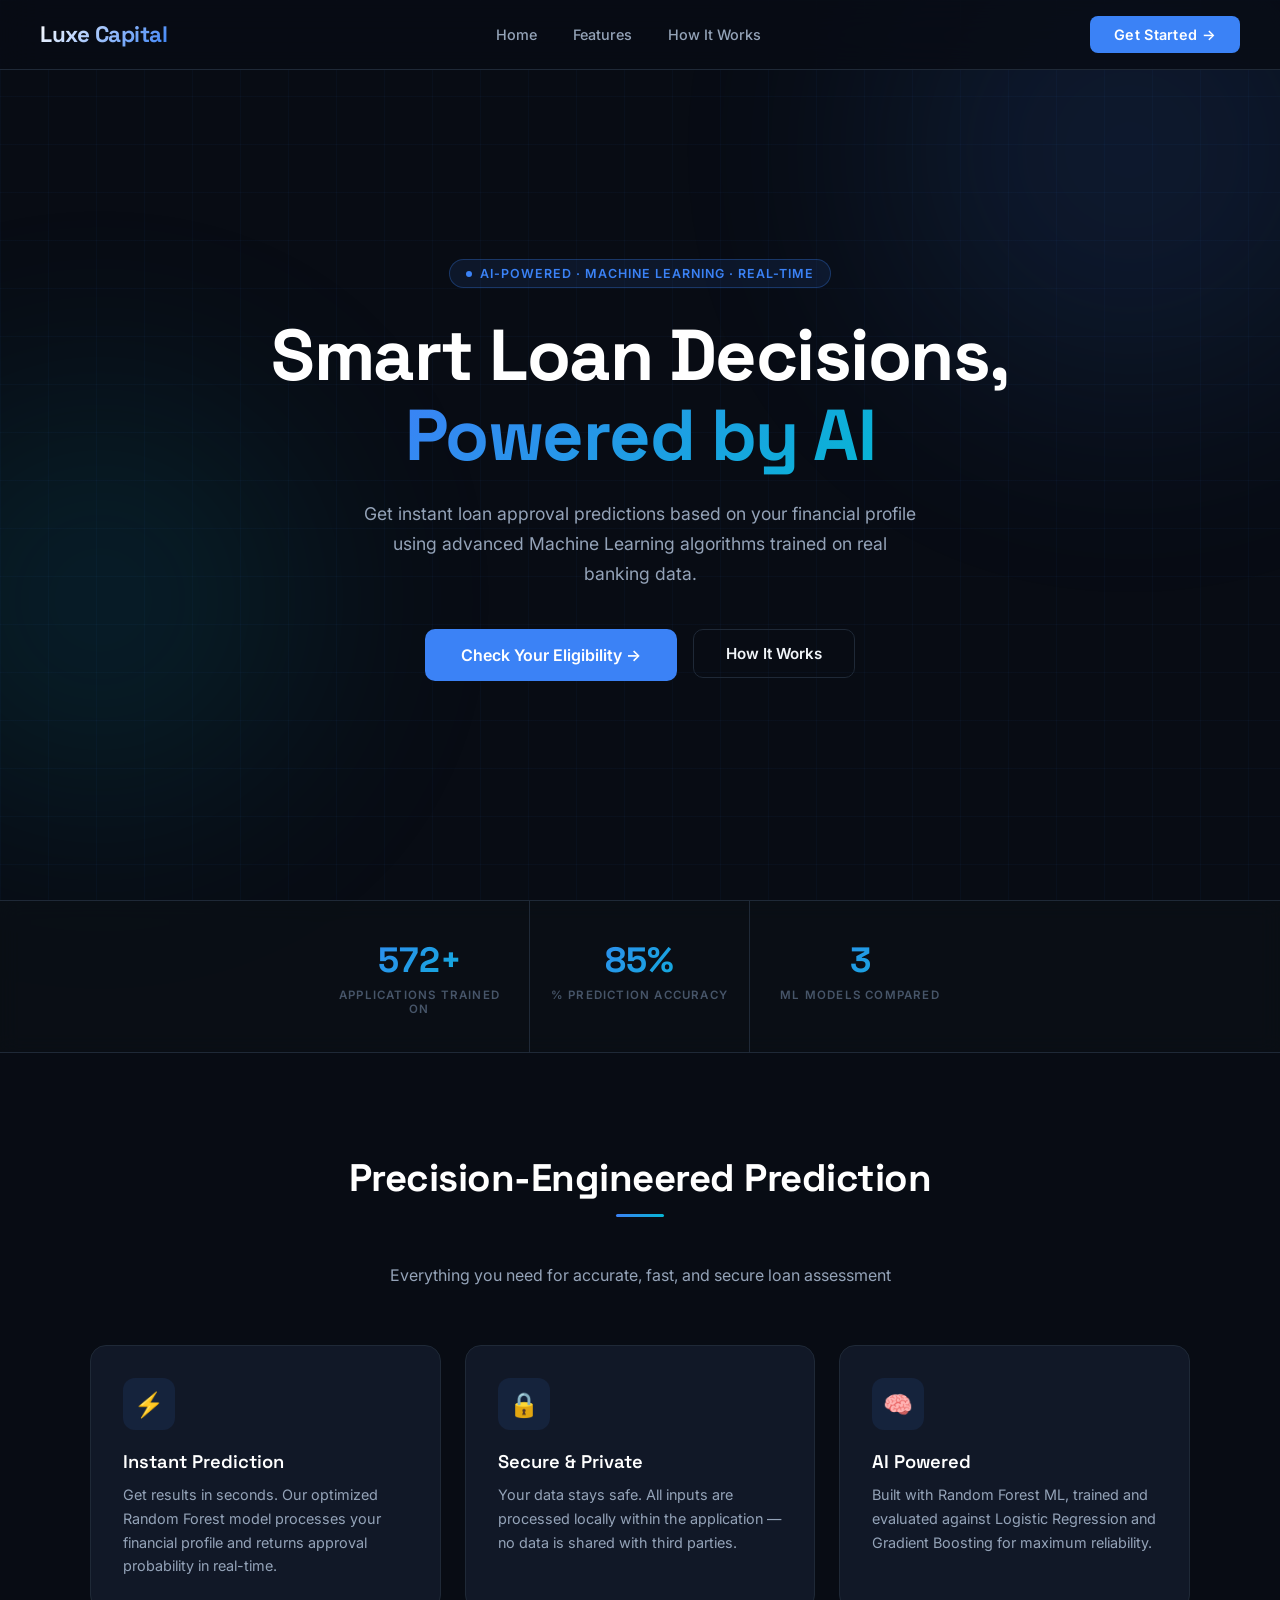
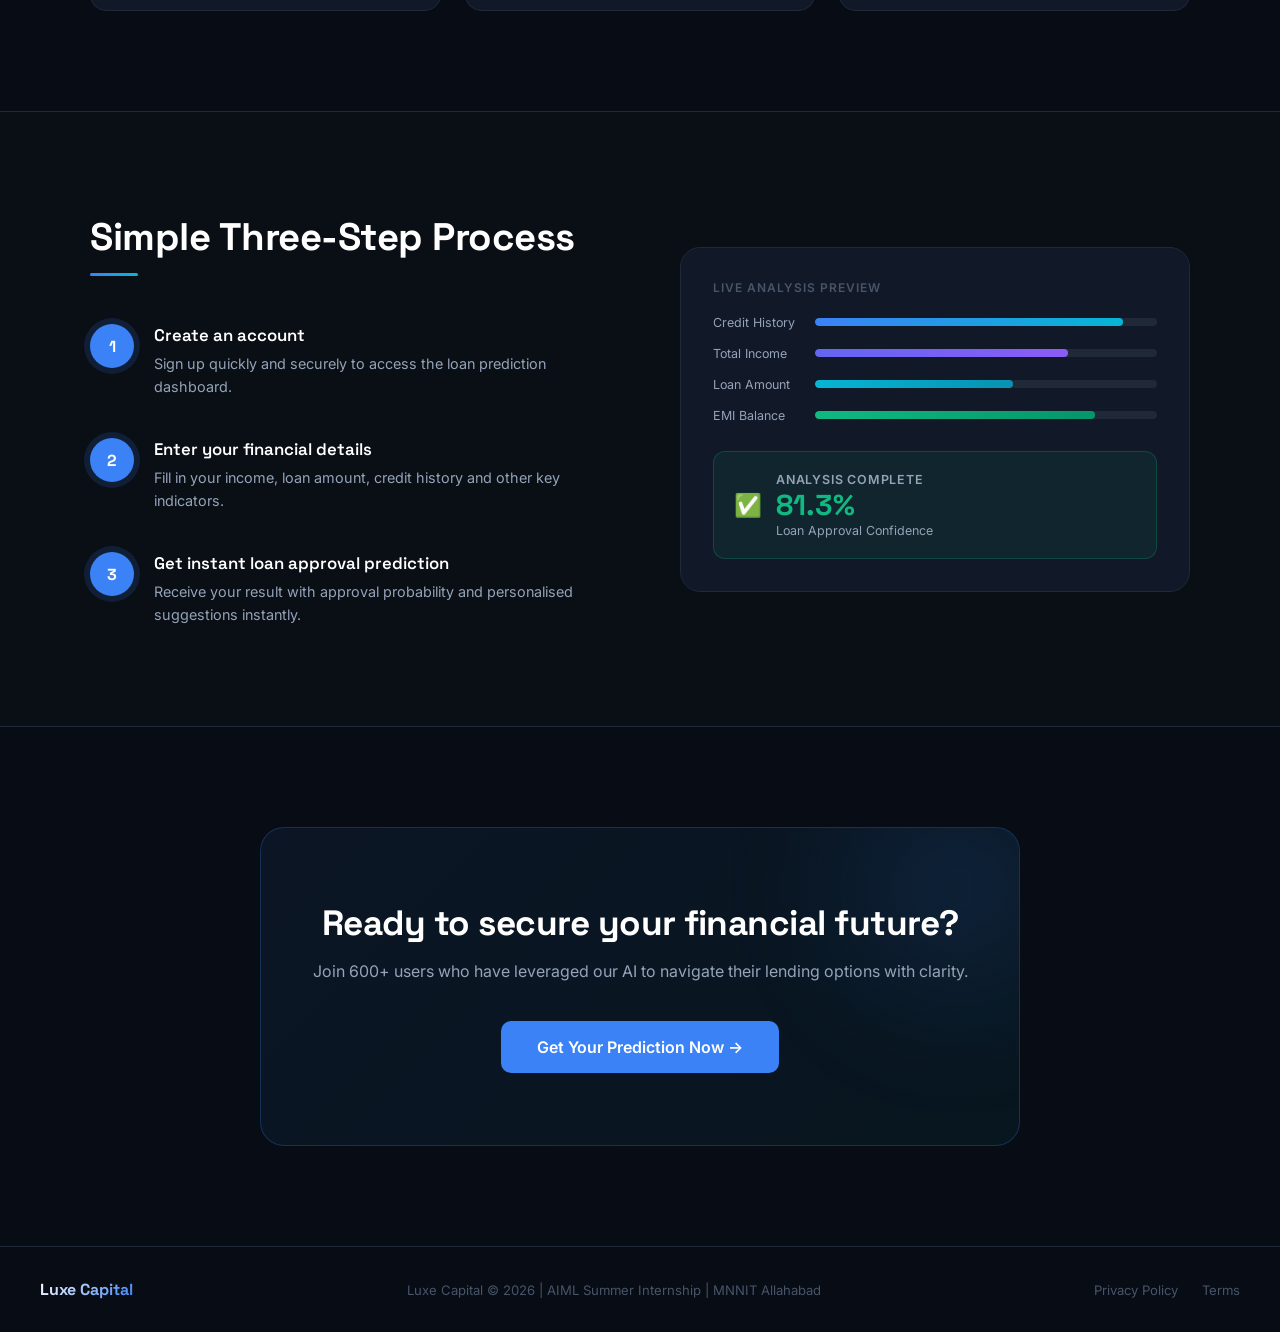
<file: templates/home.html>
<!DOCTYPE html>
<html lang="en">
<head>
<meta charset="utf-8"/>
<meta name="viewport" content="width=device-width, initial-scale=1.0"/>
<title>Luxe Capital | AI-Powered Loan Decisions</title>
<link href="https://fonts.googleapis.com/css2?family=Space+Grotesk:wght@300;400;500;600;700&family=Inter:wght@300;400;500;600;700&display=swap" rel="stylesheet"/>
<style>
:root {
  --bg: #080c14;
  --surface: #0d1117;
  --surface2: #111827;
  --border: #1f2937;
  --blue: #3b82f6;
  --blue-dim: #1d4ed8;
  --cyan: #06b6d4;
  --text: #f1f5f9;
  --text-2: #94a3b8;
  --text-3: #475569;
  --green: #10b981;
}

*, *::before, *::after { box-sizing: border-box; margin: 0; padding: 0; }

html { scroll-behavior: smooth; }

body {
  background: var(--bg);
  color: var(--text);
  font-family: 'Inter', sans-serif;
  overflow-x: hidden;
}

/* ── GRID BG ── */
.grid-bg {
  position: fixed; inset: 0; z-index: 0; pointer-events: none;
  background-image:
    linear-gradient(rgba(59,130,246,0.04) 1px, transparent 1px),
    linear-gradient(90deg, rgba(59,130,246,0.04) 1px, transparent 1px);
  background-size: 48px 48px;
}

.blob {
  position: fixed; border-radius: 50%; filter: blur(120px);
  opacity: 0.12; pointer-events: none; z-index: 0;
  animation: blobFloat 8s ease-in-out infinite;
}
.blob-1 { width: 500px; height: 500px; background: #3b82f6; top: -100px; right: -100px; animation-delay: 0s; }
.blob-2 { width: 400px; height: 400px; background: #06b6d4; bottom: 100px; left: -100px; animation-delay: 3s; }

@keyframes blobFloat {
  0%,100% { transform: translate(0,0) scale(1); }
  50% { transform: translate(20px,-20px) scale(1.05); }
}

/* ── NAVBAR ── */
nav {
  position: fixed; top: 0; left: 0; right: 0; z-index: 100;
  display: flex; align-items: center; justify-content: space-between;
  padding: 0 40px; height: 70px;
  background: rgba(8,12,20,0.8);
  backdrop-filter: blur(20px);
  border-bottom: 1px solid var(--border);
  animation: slideDown 0.6s ease;
}

@keyframes slideDown { from { transform: translateY(-100%); opacity: 0; } to { transform: translateY(0); opacity: 1; } }

.nav-logo {
  font-family: 'Space Grotesk', sans-serif;
  font-size: 1.4rem; font-weight: 700;
  background: linear-gradient(135deg, #fff 0%, var(--blue) 100%);
  -webkit-background-clip: text; -webkit-text-fill-color: transparent;
  letter-spacing: -0.5px;
}

.nav-links { display: flex; gap: 36px; align-items: center; }
.nav-links a {
  color: var(--text-2); text-decoration: none; font-size: 0.9rem;
  font-weight: 500; transition: color 0.2s;
  position: relative;
}
.nav-links a::after {
  content: ''; position: absolute; bottom: -4px; left: 0; right: 0;
  height: 2px; background: var(--blue); transform: scaleX(0);
  transition: transform 0.2s; border-radius: 2px;
}
.nav-links a:hover { color: #fff; }
.nav-links a:hover::after { transform: scaleX(1); }

.btn-primary {
  background: var(--blue); color: #fff; border: none; cursor: pointer;
  padding: 10px 24px; border-radius: 8px;
  font-family: 'Inter', sans-serif; font-size: 0.9rem; font-weight: 600;
  transition: all 0.2s; letter-spacing: 0.3px;
}
.btn-primary:hover { background: var(--blue-dim); transform: translateY(-1px); box-shadow: 0 8px 24px rgba(59,130,246,0.3); }

.btn-outline {
  background: transparent; color: var(--text); border: 1px solid var(--border); cursor: pointer;
  padding: 14px 32px; border-radius: 10px;
  font-family: 'Inter', sans-serif; font-size: 0.95rem; font-weight: 600;
  transition: all 0.2s;
}
.btn-outline:hover { border-color: var(--blue); color: var(--blue); }

/* ── HERO ── */
.hero {
  min-height: 100vh; display: flex; align-items: center; justify-content: center;
  text-align: center; padding: 100px 20px 60px; position: relative; z-index: 1;
}

.hero-badge {
  display: inline-flex; align-items: center; gap: 8px;
  background: rgba(59,130,246,0.1); border: 1px solid rgba(59,130,246,0.3);
  padding: 6px 16px; border-radius: 99px;
  font-size: 0.78rem; font-weight: 600; color: var(--blue);
  letter-spacing: 1px; text-transform: uppercase;
  margin-bottom: 28px;
  animation: fadeUp 0.8s ease 0.2s both;
}

.hero-badge-dot {
  width: 6px; height: 6px; background: var(--blue); border-radius: 50%;
  animation: pulse 2s infinite;
}

@keyframes pulse { 0%,100% { opacity: 1; transform: scale(1); } 50% { opacity: 0.5; transform: scale(1.3); } }

.hero h1 {
  font-family: 'Space Grotesk', sans-serif;
  font-size: clamp(2.4rem, 6vw, 4.5rem);
  font-weight: 700; line-height: 1.1; letter-spacing: -1.5px;
  color: #fff; margin-bottom: 24px;
  animation: fadeUp 0.8s ease 0.3s both;
}

.hero h1 span {
  background: linear-gradient(135deg, var(--blue) 0%, var(--cyan) 100%);
  -webkit-background-clip: text; -webkit-text-fill-color: transparent;
}

.hero p {
  font-size: 1.1rem; color: var(--text-2); line-height: 1.7;
  max-width: 560px; margin: 0 auto 40px;
  animation: fadeUp 0.8s ease 0.4s both;
}

.hero-buttons {
  display: flex; gap: 16px; justify-content: center; flex-wrap: wrap;
  animation: fadeUp 0.8s ease 0.5s both;
}

.btn-hero {
  background: var(--blue); color: #fff; border: none; cursor: pointer;
  padding: 16px 36px; border-radius: 10px;
  font-family: 'Inter', sans-serif; font-size: 1rem; font-weight: 600;
  transition: all 0.2s; text-decoration: none; display: inline-block;
}
.btn-hero:hover { background: var(--blue-dim); transform: translateY(-2px); box-shadow: 0 12px 32px rgba(59,130,246,0.35); }

@keyframes fadeUp { from { opacity: 0; transform: translateY(24px); } to { opacity: 1; transform: translateY(0); } }

/* ── STATS ── */
.stats {
  display: flex; justify-content: center; gap: 0;
  border-top: 1px solid var(--border); border-bottom: 1px solid var(--border);
  position: relative; z-index: 1; background: rgba(13,17,23,0.6);
  backdrop-filter: blur(10px);
}

.stat {
  flex: 1; max-width: 220px; padding: 36px 20px; text-align: center;
  border-right: 1px solid var(--border);
}
.stat:last-child { border-right: none; }

.stat-num {
  font-family: 'Space Grotesk', sans-serif;
  font-size: 2.2rem; font-weight: 700; color: var(--blue);
  margin-bottom: 6px;
  background: linear-gradient(135deg, var(--blue), var(--cyan));
  -webkit-background-clip: text; -webkit-text-fill-color: transparent;
}

.stat-label {
  font-size: 0.72rem; color: var(--text-3); font-weight: 600;
  text-transform: uppercase; letter-spacing: 1.2px;
}

/* ── FEATURES ── */
.section { padding: 100px 40px; position: relative; z-index: 1; }
.section-inner { max-width: 1100px; margin: 0 auto; }

.section-title {
  font-family: 'Space Grotesk', sans-serif;
  font-size: clamp(1.8rem, 3vw, 2.4rem); font-weight: 700;
  color: #fff; text-align: center; margin-bottom: 12px; letter-spacing: -0.5px;
}

.section-sub { color: var(--text-2); text-align: center; margin-bottom: 60px; font-size: 1rem; }

.section-line {
  width: 48px; height: 3px; background: linear-gradient(90deg, var(--blue), var(--cyan));
  margin: 12px auto 48px; border-radius: 2px;
}

.cards-grid { display: grid; grid-template-columns: repeat(auto-fit, minmax(300px, 1fr)); gap: 24px; }

.card {
  background: var(--surface2); border: 1px solid var(--border);
  border-radius: 16px; padding: 32px;
  transition: all 0.3s; position: relative; overflow: hidden;
}

.card::before {
  content: ''; position: absolute; inset: 0; border-radius: 16px;
  background: linear-gradient(135deg, rgba(59,130,246,0.05), transparent);
  opacity: 0; transition: opacity 0.3s;
}

.card:hover { border-color: rgba(59,130,246,0.4); transform: translateY(-4px); box-shadow: 0 20px 48px rgba(0,0,0,0.3); }
.card:hover::before { opacity: 1; }

.card-icon {
  width: 52px; height: 52px; border-radius: 12px;
  background: rgba(59,130,246,0.1); display: flex; align-items: center;
  justify-content: center; font-size: 1.5rem; margin-bottom: 20px;
  transition: background 0.3s;
}

.card:hover .card-icon { background: rgba(59,130,246,0.2); }

.card h3 {
  font-family: 'Space Grotesk', sans-serif;
  font-size: 1.15rem; font-weight: 600; color: #fff; margin-bottom: 10px;
}

.card p { font-size: 0.9rem; color: var(--text-2); line-height: 1.65; }

/* ── HOW IT WORKS ── */
.how-section {
  padding: 100px 40px; background: rgba(13,17,23,0.5);
  border-top: 1px solid var(--border); border-bottom: 1px solid var(--border);
  position: relative; z-index: 1;
}

.steps { display: flex; flex-direction: column; gap: 40px; max-width: 560px; }

.step { display: flex; gap: 20px; align-items: flex-start; }

.step-num {
  flex-shrink: 0; width: 44px; height: 44px; border-radius: 50%;
  background: var(--blue); color: #fff; display: flex;
  align-items: center; justify-content: center;
  font-family: 'Space Grotesk', sans-serif; font-size: 1rem; font-weight: 700;
  box-shadow: 0 0 0 6px rgba(59,130,246,0.15);
}

.step-content h4 {
  font-family: 'Space Grotesk', sans-serif;
  font-size: 1.05rem; font-weight: 600; color: #fff; margin-bottom: 6px;
}

.step-content p { font-size: 0.9rem; color: var(--text-2); line-height: 1.6; }

.how-inner {
  max-width: 1100px; margin: 0 auto;
  display: grid; grid-template-columns: 1fr 1fr; gap: 80px; align-items: center;
}

.how-visual {
  background: var(--surface2); border: 1px solid var(--border);
  border-radius: 20px; padding: 32px; position: relative;
}

.mock-bar { display: flex; align-items: center; gap: 12px; margin-bottom: 16px; }
.mock-bar-label { font-size: 0.78rem; color: var(--text-2); width: 90px; flex-shrink: 0; }
.mock-bar-track { flex: 1; height: 8px; background: var(--border); border-radius: 4px; overflow: hidden; }
.mock-bar-fill { height: 100%; border-radius: 4px; background: linear-gradient(90deg, var(--blue), var(--cyan)); }

.mock-result {
  margin-top: 28px; padding: 20px; background: rgba(16,185,129,0.08);
  border: 1px solid rgba(16,185,129,0.25); border-radius: 12px;
  display: flex; align-items: center; gap: 14px;
}

.mock-result-icon { font-size: 1.4rem; }
.mock-result-label { font-size: 0.78rem; color: var(--text-2); font-weight: 600; text-transform: uppercase; letter-spacing: 0.8px; }
.mock-result-val { font-family: 'Space Grotesk', sans-serif; font-size: 1.8rem; font-weight: 700; color: var(--green); }

/* ── CTA ── */
.cta-section {
  padding: 100px 40px; position: relative; z-index: 1; text-align: center;
}

.cta-box {
  max-width: 760px; margin: 0 auto;
  background: linear-gradient(135deg, rgba(59,130,246,0.08), rgba(6,182,212,0.06));
  border: 1px solid rgba(59,130,246,0.25); border-radius: 24px;
  padding: 72px 48px; position: relative; overflow: hidden;
}

.cta-box::before {
  content: ''; position: absolute; top: -60px; right: -60px;
  width: 240px; height: 240px; background: rgba(59,130,246,0.1);
  border-radius: 50%; filter: blur(60px);
}

.cta-box h2 {
  font-family: 'Space Grotesk', sans-serif;
  font-size: 2.2rem; font-weight: 700; color: #fff;
  margin-bottom: 16px; letter-spacing: -0.5px; position: relative;
}

.cta-box p { color: var(--text-2); margin-bottom: 40px; font-size: 1rem; position: relative; }

/* ── FOOTER ── */
footer {
  border-top: 1px solid var(--border); padding: 32px 40px;
  display: flex; align-items: center; justify-content: space-between;
  flex-wrap: wrap; gap: 16px; position: relative; z-index: 1;
}

.footer-logo {
  font-family: 'Space Grotesk', sans-serif; font-weight: 700; font-size: 1rem;
  background: linear-gradient(135deg, #fff, var(--blue));
  -webkit-background-clip: text; -webkit-text-fill-color: transparent;
}

.footer-copy { font-size: 0.82rem; color: var(--text-3); }

.footer-links { display: flex; gap: 24px; }
.footer-links a { font-size: 0.82rem; color: var(--text-3); text-decoration: none; transition: color 0.2s; }
.footer-links a:hover { color: var(--blue); }

/* ── SCROLL REVEAL ── */
.reveal { opacity: 0; transform: translateY(30px); transition: all 0.7s ease; }
.reveal.visible { opacity: 1; transform: translateY(0); }

/* ── MOBILE ── */
@media (max-width: 768px) {
  nav { padding: 0 20px; }
  .nav-links { display: none; }
  .section { padding: 70px 20px; }
  .how-section { padding: 70px 20px; }
  .how-inner { grid-template-columns: 1fr; gap: 48px; }
  .cta-section { padding: 70px 20px; }
  .cta-box { padding: 48px 24px; }
  .stats { flex-wrap: wrap; }
  .stat { flex: 1 0 45%; border-right: 1px solid var(--border); }
  footer { flex-direction: column; text-align: center; padding: 24px 20px; }
}
</style>
</head>
<body>

<div class="grid-bg"></div>
<div class="blob blob-1"></div>
<div class="blob blob-2"></div>

<!-- NAVBAR -->
<nav>
  <div class="nav-logo">Luxe Capital</div>
  <div class="nav-links">
    <a href="#">Home</a>
    <a href="#features">Features</a>
    <a href="#how">How It Works</a>
  </div>
  <a href="/login"><button class="btn-primary">Get Started →</button></a>
</nav>

<!-- HERO -->
<section class="hero">
  <div>
    <div class="hero-badge">
      <div class="hero-badge-dot"></div>
      AI-Powered · Machine Learning · Real-time
    </div>
    <h1>Smart Loan Decisions,<br/><span>Powered by AI</span></h1>
    <p>Get instant loan approval predictions based on your financial profile using advanced Machine Learning algorithms trained on real banking data.</p>
    <div class="hero-buttons">
      <a href="/login"><button class="btn-hero">Check Your Eligibility →</button></a>
      <a href="#how"><button class="btn-outline">How It Works</button></a>
    </div>
  </div>
</section>

<!-- STATS -->
<div class="stats">
  <div class="stat">
    <div class="stat-num" data-target="614">0</div>
    <div class="stat-label">Applications Trained On</div>
  </div>
  <div class="stat">
    <div class="stat-num" data-target="85">0</div>
    <div class="stat-label">% Prediction Accuracy</div>
  </div>
  <div class="stat">
    <div class="stat-num" data-target="3">0</div>
    <div class="stat-label">ML Models Compared</div>
  </div>
</div>

<!-- FEATURES -->
<section class="section" id="features">
  <div class="section-inner">
    <div class="reveal">
      <div class="section-title">Precision-Engineered Prediction</div>
      <div class="section-line"></div>
      <div class="section-sub">Everything you need for accurate, fast, and secure loan assessment</div>
    </div>
    <div class="cards-grid reveal">
      <div class="card">
        <div class="card-icon">⚡</div>
        <h3>Instant Prediction</h3>
        <p>Get results in seconds. Our optimized Random Forest model processes your financial profile and returns approval probability in real-time.</p>
      </div>
      <div class="card">
        <div class="card-icon">🔒</div>
        <h3>Secure & Private</h3>
        <p>Your data stays safe. All inputs are processed locally within the application — no data is shared with third parties.</p>
      </div>
      <div class="card">
        <div class="card-icon">🧠</div>
        <h3>AI Powered</h3>
        <p>Built with Random Forest ML, trained and evaluated against Logistic Regression and Gradient Boosting for maximum reliability.</p>
      </div>
    </div>
  </div>
</section>

<!-- HOW IT WORKS -->
<section class="how-section" id="how">
  <div class="how-inner">
    <div class="reveal">
      <div class="section-title" style="text-align:left;">Simple Three-Step Process</div>
      <div class="section-line" style="margin-left:0;"></div>
      <div class="steps">
        <div class="step">
          <div class="step-num">1</div>
          <div class="step-content">
            <h4>Create an account</h4>
            <p>Sign up quickly and securely to access the loan prediction dashboard.</p>
          </div>
        </div>
        <div class="step">
          <div class="step-num">2</div>
          <div class="step-content">
            <h4>Enter your financial details</h4>
            <p>Fill in your income, loan amount, credit history and other key indicators.</p>
          </div>
        </div>
        <div class="step">
          <div class="step-num">3</div>
          <div class="step-content">
            <h4>Get instant loan approval prediction</h4>
            <p>Receive your result with approval probability and personalised suggestions instantly.</p>
          </div>
        </div>
      </div>
    </div>
    <div class="how-visual reveal">
      <div style="font-size:0.75rem;color:var(--text-3);font-weight:600;text-transform:uppercase;letter-spacing:1px;margin-bottom:20px;">Live Analysis Preview</div>
      <div class="mock-bar">
        <div class="mock-bar-label">Credit History</div>
        <div class="mock-bar-track"><div class="mock-bar-fill" style="width:90%;"></div></div>
      </div>
      <div class="mock-bar">
        <div class="mock-bar-label">Total Income</div>
        <div class="mock-bar-track"><div class="mock-bar-fill" style="width:74%;background:linear-gradient(90deg,#6366f1,#8b5cf6);"></div></div>
      </div>
      <div class="mock-bar">
        <div class="mock-bar-label">Loan Amount</div>
        <div class="mock-bar-track"><div class="mock-bar-fill" style="width:58%;background:linear-gradient(90deg,#06b6d4,#0891b2);"></div></div>
      </div>
      <div class="mock-bar">
        <div class="mock-bar-label">EMI Balance</div>
        <div class="mock-bar-track"><div class="mock-bar-fill" style="width:82%;background:linear-gradient(90deg,#10b981,#059669);"></div></div>
      </div>
      <div class="mock-result">
        <div class="mock-result-icon">✅</div>
        <div>
          <div class="mock-result-label">Analysis Complete</div>
          <div class="mock-result-val">81.3%</div>
          <div style="font-size:0.78rem;color:var(--text-2);">Loan Approval Confidence</div>
        </div>
      </div>
    </div>
  </div>
</section>

<!-- CTA -->
<section class="cta-section">
  <div class="cta-box reveal">
    <h2>Ready to secure your financial future?</h2>
    <p>Join 600+ users who have leveraged our AI to navigate their lending options with clarity.</p>
    <a href="/login"><button class="btn-hero">Get Your Prediction Now →</button></a>
  </div>
</section>

<!-- FOOTER -->
<footer>
  <div class="footer-logo">Luxe Capital</div>
  <div class="footer-copy">Luxe Capital © 2026 | AIML Summer Internship | MNNIT Allahabad</div>
  <div class="footer-links">
    <a href="#">Privacy Policy</a>
    <a href="#">Terms</a>
  </div>
</footer>

<script>
// Counter animation
function animateCounter(el) {
  const target = parseInt(el.dataset.target);
  const suffix = el.textContent.includes('%') ? '%' : el.textContent.includes('+') ? '+' : '';
  let current = 0;
  const step = Math.ceil(target / 60);
  const timer = setInterval(() => {
    current = Math.min(current + step, target);
    el.textContent = current + (target >= 100 ? '+' : target === 3 ? '' : '%');
    if (current >= target) clearInterval(timer);
  }, 20);
}

// Stats counter trigger
const statNums = document.querySelectorAll('.stat-num');
const statsObs = new IntersectionObserver((entries) => {
  entries.forEach(e => { if(e.isIntersecting) { animateCounter(e.target); statsObs.unobserve(e.target); } });
}, { threshold: 0.5 });
statNums.forEach(el => statsObs.observe(el));

// Scroll reveal
const reveals = document.querySelectorAll('.reveal');
const revealObs = new IntersectionObserver((entries) => {
  entries.forEach(e => { if(e.isIntersecting) { e.target.classList.add('visible'); } });
}, { threshold: 0.1 });
reveals.forEach(el => revealObs.observe(el));

// Navbar scroll effect
window.addEventListener('scroll', () => {
  const nav = document.querySelector('nav');
  nav.style.background = window.scrollY > 50 ? 'rgba(8,12,20,0.97)' : 'rgba(8,12,20,0.8)';
});
</script>
</body>
</html>
</file>
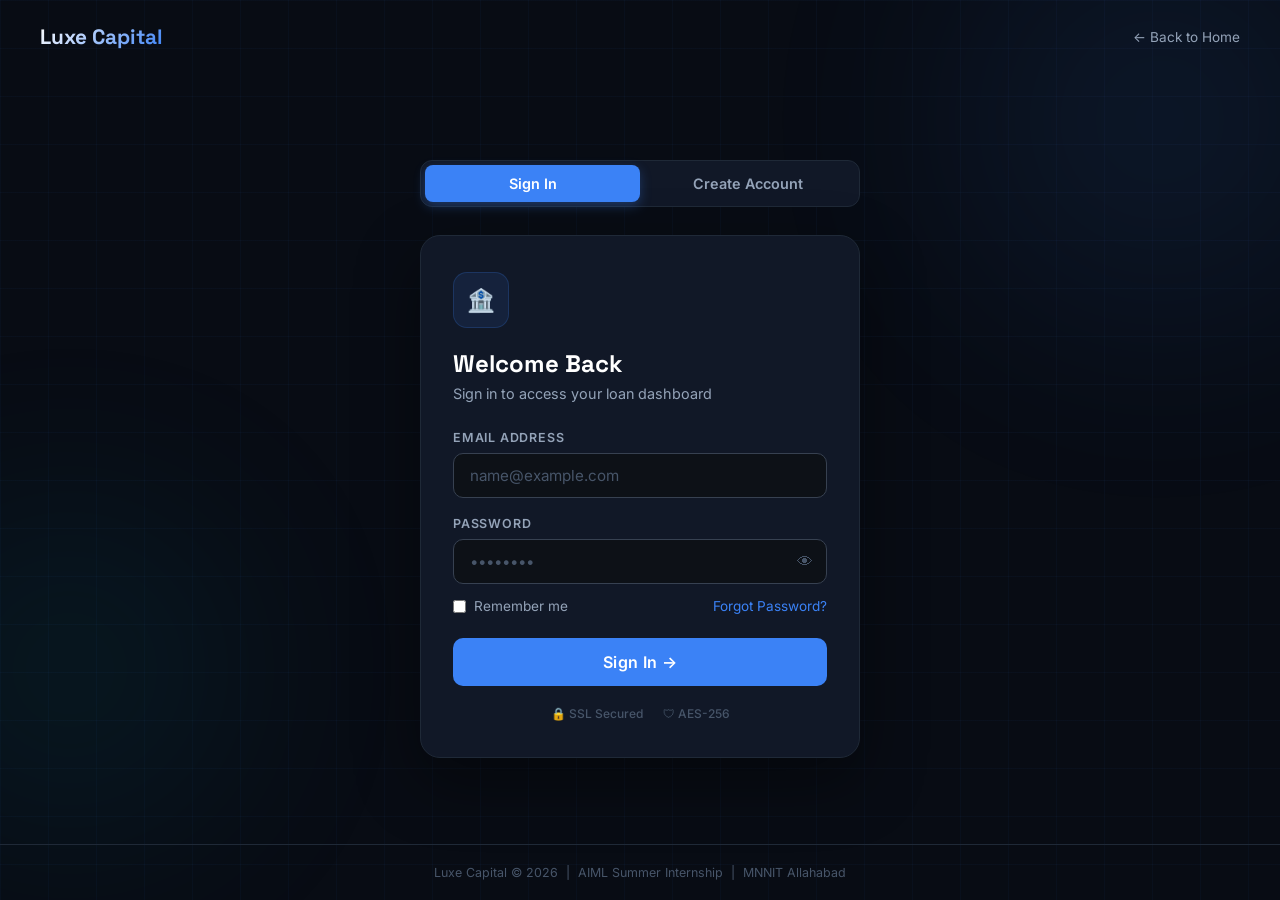
<file: templates/login.html>
<!DOCTYPE html>
<html lang="en">
<head>
<meta charset="utf-8"/>
<meta name="viewport" content="width=device-width, initial-scale=1.0"/>
<title>Luxe Capital | Sign In</title>
<link href="https://fonts.googleapis.com/css2?family=Space+Grotesk:wght@300;400;500;600;700&family=Inter:wght@300;400;500;600;700&display=swap" rel="stylesheet"/>
<style>
:root {
  --bg: #080c14;
  --surface: #0d1117;
  --surface2: #111827;
  --border: #1f2937;
  --border2: #374151;
  --blue: #3b82f6;
  --blue-dim: #1d4ed8;
  --cyan: #06b6d4;
  --text: #f1f5f9;
  --text-2: #94a3b8;
  --text-3: #475569;
  --error: #ef4444;
  --green: #10b981;
}

*, *::before, *::after { box-sizing: border-box; margin: 0; padding: 0; }

body {
  background: var(--bg); color: var(--text);
  font-family: 'Inter', sans-serif;
  min-height: 100vh; display: flex; flex-direction: column;
}

/* ── GRID BG ── */
.grid-bg {
  position: fixed; inset: 0; z-index: 0; pointer-events: none;
  background-image:
    linear-gradient(rgba(59,130,246,0.04) 1px, transparent 1px),
    linear-gradient(90deg, rgba(59,130,246,0.04) 1px, transparent 1px);
  background-size: 48px 48px;
}

.blob {
  position: fixed; border-radius: 50%; filter: blur(120px);
  opacity: 0.1; pointer-events: none; z-index: 0;
}
.blob-1 { width: 400px; height: 400px; background: #3b82f6; top: -80px; right: -80px; }
.blob-2 { width: 300px; height: 300px; background: #06b6d4; bottom: 80px; left: -80px; }

/* ── HEADER ── */
header {
  padding: 24px 40px; position: relative; z-index: 10;
  display: flex; align-items: center; justify-content: space-between;
}

.logo {
  font-family: 'Space Grotesk', sans-serif; font-size: 1.3rem; font-weight: 700;
  background: linear-gradient(135deg, #fff 0%, var(--blue) 100%);
  -webkit-background-clip: text; -webkit-text-fill-color: transparent;
  text-decoration: none;
}

.back-link {
  font-size: 0.85rem; color: var(--text-2); text-decoration: none;
  display: flex; align-items: center; gap: 6px; transition: color 0.2s;
}
.back-link:hover { color: var(--blue); }

/* ── MAIN ── */
main {
  flex: 1; display: flex; align-items: center; justify-content: center;
  padding: 20px; position: relative; z-index: 1;
}

.auth-wrapper {
  width: 100%; max-width: 440px;
  animation: fadeUp 0.5s ease;
}

@keyframes fadeUp { from { opacity: 0; transform: translateY(20px); } to { opacity: 1; transform: translateY(0); } }

/* ── TOGGLE TABS ── */
.tabs {
  display: flex; background: var(--surface2); border: 1px solid var(--border);
  border-radius: 12px; padding: 4px; margin-bottom: 28px;
}

.tab {
  flex: 1; padding: 10px; border-radius: 8px; border: none;
  background: transparent; color: var(--text-2); font-family: 'Inter', sans-serif;
  font-size: 0.9rem; font-weight: 600; cursor: pointer; transition: all 0.2s;
}

.tab.active {
  background: var(--blue); color: #fff;
  box-shadow: 0 4px 12px rgba(59,130,246,0.3);
}

/* ── CARD ── */
.auth-card {
  background: var(--surface2); border: 1px solid var(--border);
  border-radius: 20px; padding: 36px 32px;
  box-shadow: 0 24px 64px rgba(0,0,0,0.4);
}

/* ── ICON ── */
.card-icon {
  width: 56px; height: 56px; border-radius: 14px;
  background: rgba(59,130,246,0.1); border: 1px solid rgba(59,130,246,0.2);
  display: flex; align-items: center; justify-content: center;
  font-size: 1.4rem; margin-bottom: 20px;
}

.card-title {
  font-family: 'Space Grotesk', sans-serif;
  font-size: 1.5rem; font-weight: 700; color: #fff; margin-bottom: 6px;
}

.card-sub { font-size: 0.9rem; color: var(--text-2); margin-bottom: 28px; }

/* ── FORM ── */
.form-group { margin-bottom: 18px; }

label {
  display: block; font-size: 0.78rem; font-weight: 600;
  color: var(--text-2); text-transform: uppercase; letter-spacing: 0.8px;
  margin-bottom: 8px;
}

.input-wrap { position: relative; }

input[type="text"],
input[type="email"],
input[type="password"] {
  width: 100%; background: var(--surface);
  border: 1px solid var(--border2); border-radius: 10px;
  color: var(--text); font-family: 'Inter', sans-serif;
  font-size: 0.95rem; padding: 12px 16px;
  outline: none; transition: border-color 0.2s, box-shadow 0.2s;
}

input:focus {
  border-color: var(--blue);
  box-shadow: 0 0 0 3px rgba(59,130,246,0.12);
}

input::placeholder { color: var(--text-3); }

.toggle-pw {
  position: absolute; right: 14px; top: 50%; transform: translateY(-50%);
  background: none; border: none; cursor: pointer;
  color: var(--text-3); font-size: 1rem; transition: color 0.2s;
}
.toggle-pw:hover { color: var(--text-2); }

/* ── EXTRAS ── */
.form-row {
  display: flex; align-items: center; justify-content: space-between;
  margin-bottom: 24px; margin-top: -4px;
}

.checkbox-wrap { display: flex; align-items: center; gap: 8px; }
.checkbox-wrap input { width: auto; }
.checkbox-wrap label {
  font-size: 0.85rem; color: var(--text-2);
  text-transform: none; letter-spacing: 0; font-weight: 400; margin-bottom: 0;
}

.forgot { font-size: 0.85rem; color: var(--blue); text-decoration: none; }
.forgot:hover { text-decoration: underline; }

/* ── SUBMIT BTN ── */
.btn-submit {
  width: 100%; background: var(--blue); color: #fff; border: none;
  border-radius: 10px; padding: 14px; cursor: pointer;
  font-family: 'Inter', sans-serif; font-size: 1rem; font-weight: 600;
  transition: all 0.2s; letter-spacing: 0.3px;
  display: flex; align-items: center; justify-content: center; gap: 8px;
}
.btn-submit:hover { background: var(--blue-dim); transform: translateY(-1px); box-shadow: 0 8px 24px rgba(59,130,246,0.3); }
.btn-submit:active { transform: translateY(0); }

/* ── DIVIDER ── */
.divider {
  display: flex; align-items: center; gap: 12px; margin: 20px 0;
}
.divider-line { flex: 1; height: 1px; background: var(--border); }
.divider span { font-size: 0.78rem; color: var(--text-3); }

/* ── SECURITY BADGES ── */
.security-row {
  display: flex; justify-content: center; gap: 20px; margin-top: 20px;
}
.badge {
  display: flex; align-items: center; gap: 6px;
  font-size: 0.75rem; color: var(--text-3); font-weight: 500;
}

/* ── FOOTER ── */
footer {
  text-align: center; padding: 20px;
  font-size: 0.78rem; color: var(--text-3);
  border-top: 1px solid var(--border);
  position: relative; z-index: 1;
}

/* ── PANEL VISIBILITY ── */
.panel { display: none; }
.panel.active { display: block; }

/* ── MOBILE ── */
@media (max-width: 480px) {
  header { padding: 20px; }
  .auth-card { padding: 28px 20px; }
}
</style>
</head>
<body>

<div class="grid-bg"></div>
<div class="blob blob-1"></div>
<div class="blob blob-2"></div>

<header>
  <a href="/" class="logo">Luxe Capital</a>
  <a href="/" class="back-link">← Back to Home</a>
</header>

<main>
  <div class="auth-wrapper">

    <!-- TABS -->
    <div class="tabs">
      <button class="tab active" onclick="switchTab('login')">Sign In</button>
      <button class="tab" onclick="switchTab('signup')">Create Account</button>
    </div>

    <div class="auth-card">

      <!-- LOGIN PANEL -->
      <div class="panel active" id="panel-login">
        <div class="card-icon">🏦</div>
        <div class="card-title">Welcome Back</div>
        <div class="card-sub">Sign in to access your loan dashboard</div>

        <form onsubmit="handleLogin(event);">
          <div class="form-group">
            <label>Email Address</label>
            <input type="email" placeholder="name@example.com" autocomplete="email"/>
          </div>
          <div class="form-group">
            <label>Password</label>
            <div class="input-wrap">
              <input type="password" id="login-pw" placeholder="••••••••"/>
              <button type="button" class="toggle-pw" onclick="togglePw('login-pw', this)">👁</button>
            </div>
          </div>
          <div class="form-row">
            <div class="checkbox-wrap">
              <input type="checkbox" id="remember"/>
              <label for="remember">Remember me</label>
            </div>
            <a href="#" class="forgot">Forgot Password?</a>
          </div>
          <button type="submit" class="btn-submit">Sign In →</button>
        </form>

        <div class="security-row">
          <div class="badge">🔒 SSL Secured</div>
          <div class="badge">🛡 AES-256</div>
        </div>
      </div>

      <!-- SIGNUP PANEL -->
      <div class="panel" id="panel-signup">
        <div class="card-icon">✨</div>
        <div class="card-title">Create Account</div>
        <div class="card-sub">Start predicting loan approvals instantly</div>

        <form onsubmit="handleSignup(event);">
          <div class="form-group">
            <label>Full Name</label>
            <input type="text" placeholder="Your full name"/>
          </div>
          <div class="form-group">
            <label>Email Address</label>
            <input type="email" placeholder="name@example.com"/>
          </div>
          <div class="form-group">
            <label>Password</label>
            <div class="input-wrap">
              <input type="password" id="signup-pw" placeholder="Min. 8 characters"/>
              <button type="button" class="toggle-pw" onclick="togglePw('signup-pw', this)">👁</button>
            </div>
          </div>
          <div class="form-group">
            <label>Confirm Password</label>
            <input type="password" placeholder="Re-enter password"/>
          </div>
          <button type="submit" class="btn-submit">Create Account →</button>
        </form>

        <div class="security-row">
          <div class="badge">🔒 SSL Secured</div>
          <div class="badge">🛡 AES-256</div>
        </div>
      </div>

    </div><!-- /auth-card -->
  </div><!-- /auth-wrapper -->
</main>

<footer>
  Luxe Capital © 2026 &nbsp;|&nbsp; AIML Summer Internship &nbsp;|&nbsp; MNNIT Allahabad
</footer>

<script>
function switchTab(mode) {
  document.querySelectorAll('.tab').forEach((t,i) => {
    t.classList.toggle('active', (i===0 && mode==='login') || (i===1 && mode==='signup'));
  });
  document.getElementById('panel-login').classList.toggle('active', mode==='login');
  document.getElementById('panel-signup').classList.toggle('active', mode==='signup');
  clearAllErrors();
}

function togglePw(id, btn) {
  const input = document.getElementById(id);
  if (input.type === 'password') {
    input.type = 'text'; btn.textContent = '🙈';
  } else {
    input.type = 'password'; btn.textContent = '👁';
  }
}

function showErr(input, msg) {
  clearErr(input);
  input.style.borderBottom = '2px solid #ef4444';
  const err = document.createElement('div');
  err.className = '__err';
  err.style.cssText = 'color:#ef4444;font-size:0.78rem;margin-top:5px;';
  err.textContent = msg;
  input.parentNode.appendChild(err);
}

function clearErr(input) {
  input.style.borderBottom = '';
  const e = input.parentNode.querySelector('.__err');
  if (e) e.remove();
}

function clearAllErrors() {
  document.querySelectorAll('.__err').forEach(e => e.remove());
  document.querySelectorAll('input').forEach(i => i.style.borderBottom = '');
}

function isValidEmail(email) {
  return /^[^\s@]+@[^\s@]+\.[^\s@]+$/.test(email);
}

function handleLogin(e) {
  e.preventDefault();
  const email = document.querySelector('#panel-login input[type="email"]');
  const password = document.querySelector('#panel-login input[type="password"], #panel-login #login-pw');
  let valid = true;

  clearErr(email); clearErr(password);

  if (!email.value.trim()) {
    showErr(email, '⚠ Email address required'); valid = false;
  } else if (!isValidEmail(email.value.trim())) {
    showErr(email, '⚠ Enter a valid email address'); valid = false;
  }

  if (!password.value.trim()) {
    showErr(password, '⚠ Password required'); valid = false;
  } else if (password.value.length < 6) {
    showErr(password, '⚠ Password must be at least 6 characters'); valid = false;
  }

  if (valid) window.location.href = '/predict-form';
}

function handleSignup(e) {
  e.preventDefault();
  const name     = document.querySelector('#panel-signup input[type="text"]');
  const email    = document.querySelector('#panel-signup input[type="email"]');
  const pw       = document.getElementById('signup-pw');
  const confirmPw = document.querySelector('#panel-signup input[placeholder="Re-enter password"]');
  let valid = true;

  [name, email, pw, confirmPw].forEach(clearErr);

  if (!name.value.trim()) {
    showErr(name, '⚠ Full name required'); valid = false;
  } else if (name.value.trim().length < 2) {
    showErr(name, '⚠ Enter your full name'); valid = false;
  }

  if (!email.value.trim()) {
    showErr(email, '⚠ Email address required'); valid = false;
  } else if (!isValidEmail(email.value.trim())) {
    showErr(email, '⚠ Enter a valid email address'); valid = false;
  }

  if (!pw.value.trim()) {
    showErr(pw, '⚠ Password required'); valid = false;
  } else if (pw.value.length < 8) {
    showErr(pw, '⚠ Password must be at least 8 characters'); valid = false;
  }

  if (!confirmPw.value.trim()) {
    showErr(confirmPw, '⚠ Please confirm your password'); valid = false;
  } else if (pw.value !== confirmPw.value) {
    showErr(confirmPw, '⚠ Passwords do not match'); valid = false;
  }

  if (valid) window.location.href = '/predict-form';
}
</script>
</body>
</html>
</file>
